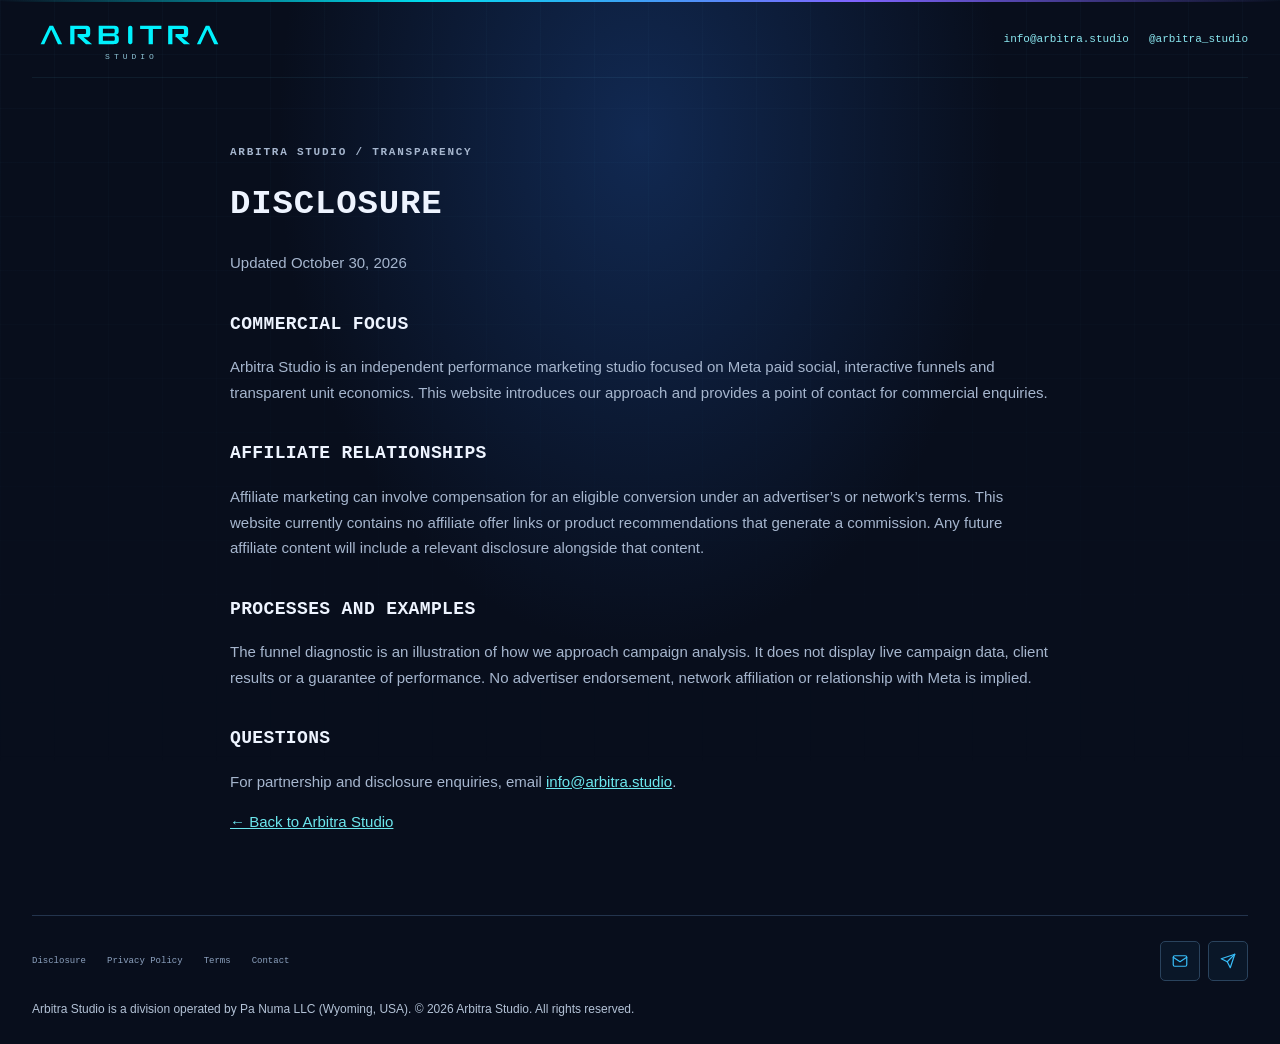
<file: disclosure.html>
﻿<!doctype html>
<html lang="en"><head><meta charset="utf-8"><meta name="viewport" content="width=device-width, initial-scale=1"><meta name="description" content="Disclosure for the Arbitra Studio website."><meta name="theme-color" content="#080e1c"><title>Disclosure — Arbitra Studio</title><link rel="icon" href="assets/favicon.svg" type="image/svg+xml"><link rel="stylesheet" href="styles.css?v=8e2470d5ebf8"></head><body><div class="top-line"></div><header class="wrap header"><a class="brand brand-with-logo" href="index.html" aria-label="Arbitra Studio home"><img src="assets/logo-horizontal.svg" width="420" height="77" alt="Arbitra"><small>STUDIO</small></a><div class="legal-header-contacts"><div class="direct-contacts" aria-label="Official contacts"><a href="mailto:info@arbitra.studio">info@arbitra.studio</a><a href="https://t.me/arbitra_studio">@arbitra_studio</a></div></div></header><main class="wrap legal-page"><p class="eyebrow">Arbitra Studio / Transparency</p><h1>Disclosure</h1><p>Updated October 30, 2026</p>
<h2>Commercial focus</h2><p>Arbitra Studio is an independent performance marketing studio focused on Meta paid social, interactive funnels and transparent unit economics. This website introduces our approach and provides a point of contact for commercial enquiries.</p>
<h2>Affiliate relationships</h2><p>Affiliate marketing can involve compensation for an eligible conversion under an advertiser’s or network’s terms. This website currently contains no affiliate offer links or product recommendations that generate a commission. Any future affiliate content will include a relevant disclosure alongside that content.</p>
<h2>Processes and examples</h2><p>The funnel diagnostic is an illustration of how we approach campaign analysis. It does not display live campaign data, client results or a guarantee of performance. No advertiser endorsement, network affiliation or relationship with Meta is implied.</p>
<h2>Questions</h2><p>For partnership and disclosure enquiries, email <a href="mailto:info@arbitra.studio">info@arbitra.studio</a>.</p><p><a href="index.html">← Back to Arbitra Studio</a></p></main><footer class="wrap footer"><nav aria-label="Footer navigation"><a href="disclosure.html">Disclosure</a><a href="privacy.html">Privacy Policy</a><a href="terms.html">Terms</a><a href="index.html#contact">Contact</a></nav><div class="footer-contacts" aria-label="Official contacts"><a href="mailto:info@arbitra.studio" aria-label="Email info@arbitra.studio" title="info@arbitra.studio"><svg width="18" height="18" viewBox="0 0 24 24" fill="none" stroke="currentColor" stroke-width="1.6" stroke-linecap="round" stroke-linejoin="round" aria-hidden="true"><rect x="3" y="5" width="18" height="14" rx="2"/><path d="m3 7 9 6 9-6"/></svg></a><a href="https://t.me/arbitra_studio" target="_blank" rel="noopener noreferrer" aria-label="Telegram @arbitra_studio (opens in a new tab)" title="Telegram @arbitra_studio"><svg width="18" height="18" viewBox="0 0 24 24" fill="none" stroke="currentColor" stroke-width="1.6" stroke-linecap="round" stroke-linejoin="round" aria-hidden="true"><path d="m21 3-6 18-4-8-8-4 18-6Z"/><path d="m11 13 10-10"/></svg></a></div><p class="footer-legal">Arbitra Studio is a division operated by Pa Numa LLC (Wyoming, USA). © 2026 Arbitra Studio. All rights reserved.</p></footer></body></html>
</file>
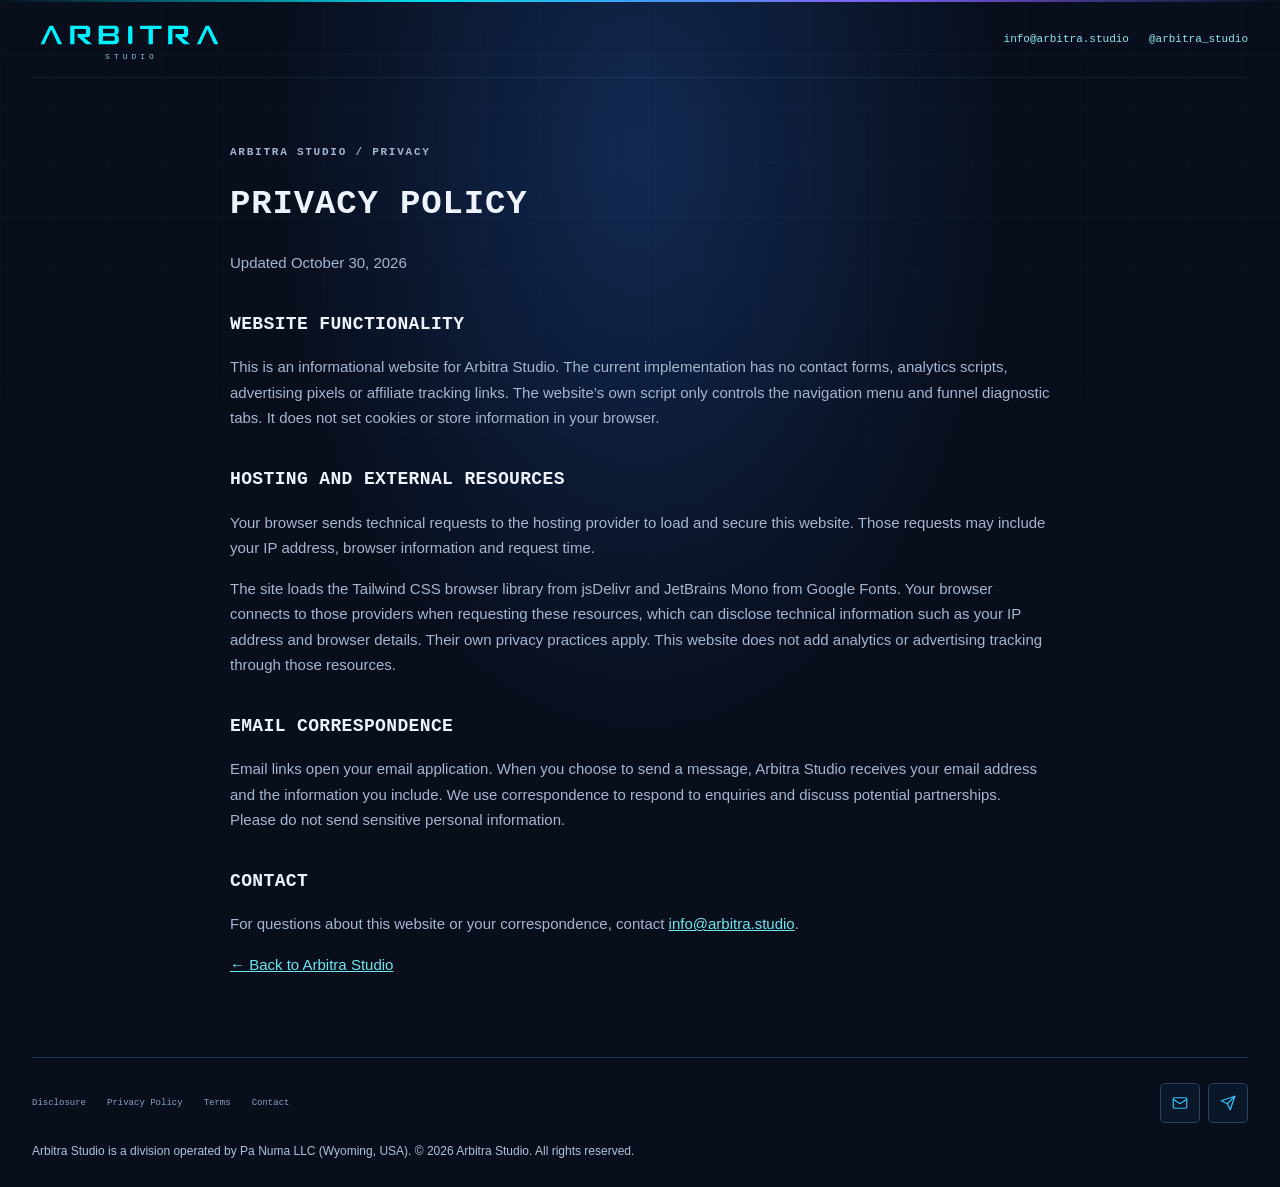
<file: privacy.html>
﻿<!doctype html>
<html lang="en"><head><meta charset="utf-8"><meta name="viewport" content="width=device-width, initial-scale=1"><meta name="description" content="Privacy Policy for the Arbitra Studio website."><meta name="theme-color" content="#080e1c"><title>Privacy Policy — Arbitra Studio</title><link rel="icon" href="assets/favicon.svg" type="image/svg+xml"><link rel="stylesheet" href="styles.css?v=8e2470d5ebf8"></head><body><div class="top-line"></div><header class="wrap header"><a class="brand brand-with-logo" href="index.html" aria-label="Arbitra Studio home"><img src="assets/logo-horizontal.svg" width="420" height="77" alt="Arbitra"><small>STUDIO</small></a><div class="legal-header-contacts"><div class="direct-contacts" aria-label="Official contacts"><a href="mailto:info@arbitra.studio">info@arbitra.studio</a><a href="https://t.me/arbitra_studio">@arbitra_studio</a></div></div></header><main class="wrap legal-page"><p class="eyebrow">Arbitra Studio / Privacy</p><h1>Privacy Policy</h1><p>Updated October 30, 2026</p>
<h2>Website functionality</h2><p>This is an informational website for Arbitra Studio. The current implementation has no contact forms, analytics scripts, advertising pixels or affiliate tracking links. The website’s own script only controls the navigation menu and funnel diagnostic tabs. It does not set cookies or store information in your browser.</p>
<h2>Hosting and external resources</h2><p>Your browser sends technical requests to the hosting provider to load and secure this website. Those requests may include your IP address, browser information and request time.</p><p>The site loads the Tailwind CSS browser library from jsDelivr and JetBrains Mono from Google Fonts. Your browser connects to those providers when requesting these resources, which can disclose technical information such as your IP address and browser details. Their own privacy practices apply. This website does not add analytics or advertising tracking through those resources.</p>
<h2>Email correspondence</h2><p>Email links open your email application. When you choose to send a message, Arbitra Studio receives your email address and the information you include. We use correspondence to respond to enquiries and discuss potential partnerships. Please do not send sensitive personal information.</p>
<h2>Contact</h2><p>For questions about this website or your correspondence, contact <a href="mailto:info@arbitra.studio">info@arbitra.studio</a>.</p><p><a href="index.html">← Back to Arbitra Studio</a></p></main><footer class="wrap footer"><nav aria-label="Footer navigation"><a href="disclosure.html">Disclosure</a><a href="privacy.html">Privacy Policy</a><a href="terms.html">Terms</a><a href="index.html#contact">Contact</a></nav><div class="footer-contacts" aria-label="Official contacts"><a href="mailto:info@arbitra.studio" aria-label="Email info@arbitra.studio" title="info@arbitra.studio"><svg width="18" height="18" viewBox="0 0 24 24" fill="none" stroke="currentColor" stroke-width="1.6" stroke-linecap="round" stroke-linejoin="round" aria-hidden="true"><rect x="3" y="5" width="18" height="14" rx="2"/><path d="m3 7 9 6 9-6"/></svg></a><a href="https://t.me/arbitra_studio" target="_blank" rel="noopener noreferrer" aria-label="Telegram @arbitra_studio (opens in a new tab)" title="Telegram @arbitra_studio"><svg width="18" height="18" viewBox="0 0 24 24" fill="none" stroke="currentColor" stroke-width="1.6" stroke-linecap="round" stroke-linejoin="round" aria-hidden="true"><path d="m21 3-6 18-4-8-8-4 18-6Z"/><path d="m11 13 10-10"/></svg></a></div><p class="footer-legal">Arbitra Studio is a division operated by Pa Numa LLC (Wyoming, USA). © 2026 Arbitra Studio. All rights reserved.</p></footer></body></html>
</file>
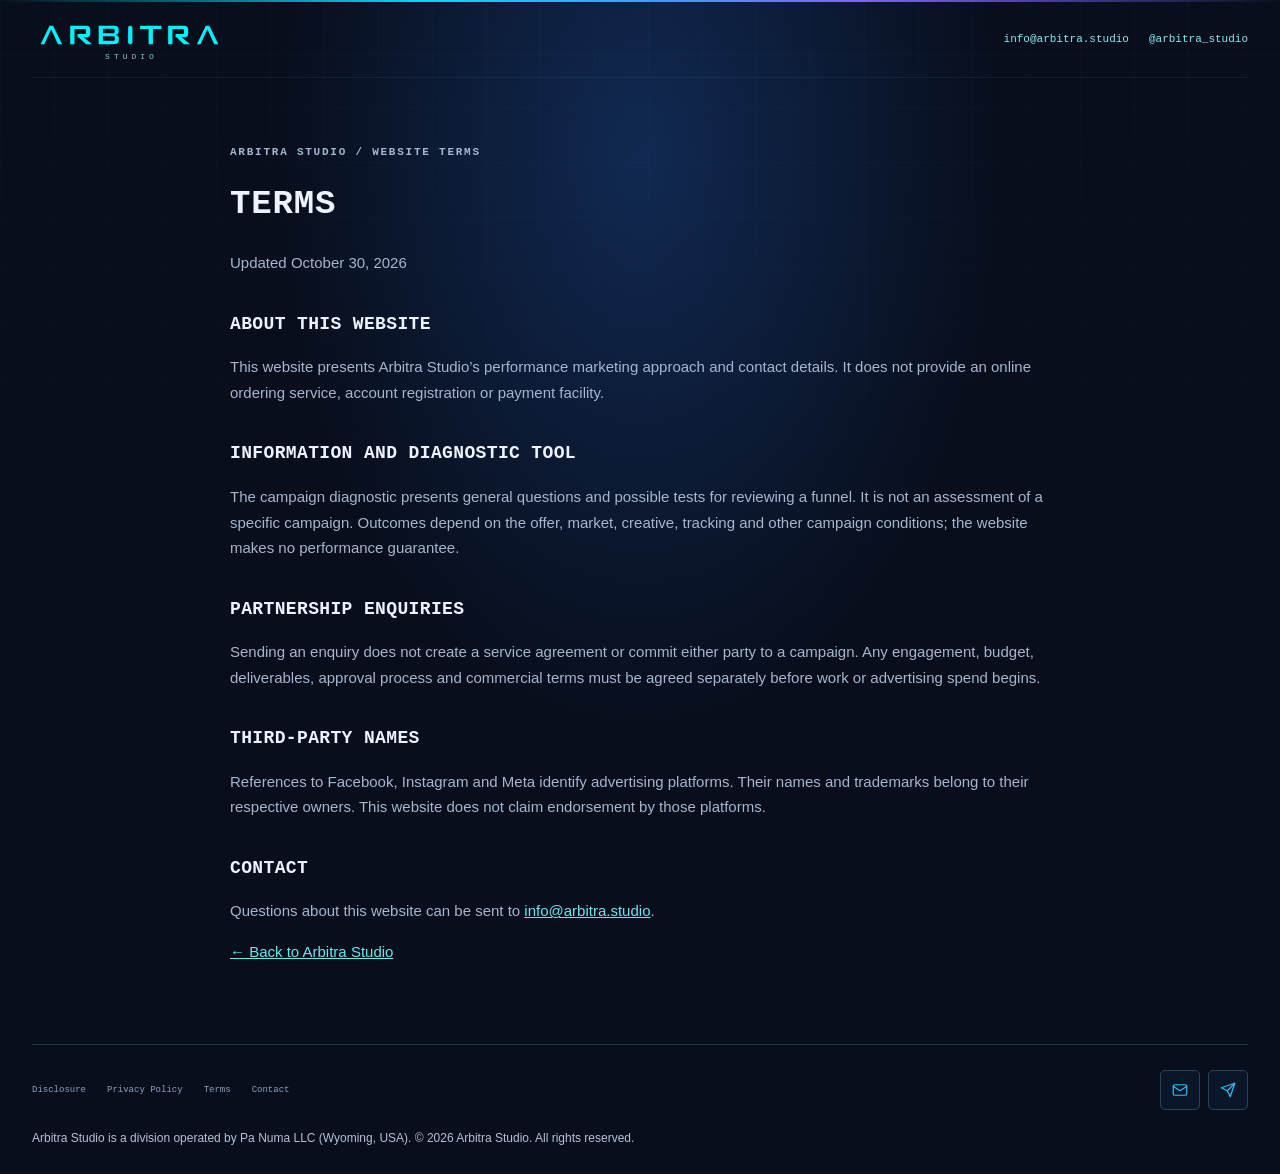
<file: terms.html>
﻿<!doctype html>
<html lang="en"><head><meta charset="utf-8"><meta name="viewport" content="width=device-width, initial-scale=1"><meta name="description" content="Terms for the Arbitra Studio website."><meta name="theme-color" content="#080e1c"><title>Terms — Arbitra Studio</title><link rel="icon" href="assets/favicon.svg" type="image/svg+xml"><link rel="stylesheet" href="styles.css?v=8e2470d5ebf8"></head><body><div class="top-line"></div><header class="wrap header"><a class="brand brand-with-logo" href="index.html" aria-label="Arbitra Studio home"><img src="assets/logo-horizontal.svg" width="420" height="77" alt="Arbitra"><small>STUDIO</small></a><div class="legal-header-contacts"><div class="direct-contacts" aria-label="Official contacts"><a href="mailto:info@arbitra.studio">info@arbitra.studio</a><a href="https://t.me/arbitra_studio">@arbitra_studio</a></div></div></header><main class="wrap legal-page"><p class="eyebrow">Arbitra Studio / Website terms</p><h1>Terms</h1><p>Updated October 30, 2026</p>
<h2>About this website</h2><p>This website presents Arbitra Studio’s performance marketing approach and contact details. It does not provide an online ordering service, account registration or payment facility.</p>
<h2>Information and diagnostic tool</h2><p>The campaign diagnostic presents general questions and possible tests for reviewing a funnel. It is not an assessment of a specific campaign. Outcomes depend on the offer, market, creative, tracking and other campaign conditions; the website makes no performance guarantee.</p>
<h2>Partnership enquiries</h2><p>Sending an enquiry does not create a service agreement or commit either party to a campaign. Any engagement, budget, deliverables, approval process and commercial terms must be agreed separately before work or advertising spend begins.</p>
<h2>Third-party names</h2><p>References to Facebook, Instagram and Meta identify advertising platforms. Their names and trademarks belong to their respective owners. This website does not claim endorsement by those platforms.</p>
<h2>Contact</h2><p>Questions about this website can be sent to <a href="mailto:info@arbitra.studio">info@arbitra.studio</a>.</p><p><a href="index.html">← Back to Arbitra Studio</a></p></main><footer class="wrap footer"><nav aria-label="Footer navigation"><a href="disclosure.html">Disclosure</a><a href="privacy.html">Privacy Policy</a><a href="terms.html">Terms</a><a href="index.html#contact">Contact</a></nav><div class="footer-contacts" aria-label="Official contacts"><a href="mailto:info@arbitra.studio" aria-label="Email info@arbitra.studio" title="info@arbitra.studio"><svg width="18" height="18" viewBox="0 0 24 24" fill="none" stroke="currentColor" stroke-width="1.6" stroke-linecap="round" stroke-linejoin="round" aria-hidden="true"><rect x="3" y="5" width="18" height="14" rx="2"/><path d="m3 7 9 6 9-6"/></svg></a><a href="https://t.me/arbitra_studio" target="_blank" rel="noopener noreferrer" aria-label="Telegram @arbitra_studio (opens in a new tab)" title="Telegram @arbitra_studio"><svg width="18" height="18" viewBox="0 0 24 24" fill="none" stroke="currentColor" stroke-width="1.6" stroke-linecap="round" stroke-linejoin="round" aria-hidden="true"><path d="m21 3-6 18-4-8-8-4 18-6Z"/><path d="m11 13 10-10"/></svg></a></div><p class="footer-legal">Arbitra Studio is a division operated by Pa Numa LLC (Wyoming, USA). © 2026 Arbitra Studio. All rights reserved.</p></footer></body></html>
</file>
<file: styles.css>
﻿:root{color-scheme:dark;--bg:#080e1c;--text:#eef4ff;--muted:#a6b6ce;--cyan:#00f2fe;--line:#23344d;--mono:'JetBrains Mono',Consolas,monospace;--sans:Arial,Helvetica,sans-serif}*{box-sizing:border-box}html{scroll-behavior:smooth;scroll-padding-top:30px}body{margin:0;background:radial-gradient(ellipse at 50% 13%,#112952 0,transparent 40%),var(--bg);color:var(--text);font:15px/1.7 var(--sans);isolation:isolate}body:before{content:'';position:absolute;inset:0;pointer-events:none;z-index:-1;background-image:linear-gradient(#65b5dd08 1px,transparent 1px),linear-gradient(90deg,#65b5dd08 1px,transparent 1px);background-size:54px 54px;mask-image:linear-gradient(#000,transparent 90%)}a{color:inherit;text-decoration:none}button{font:inherit}a:focus-visible,button:focus-visible,[tabindex]:focus-visible{outline:2px solid #9ffffa;outline-offset:5px}.wrap{width:min(1240px,calc(100% - 64px));margin-inline:auto}.top-line{height:2px;background:linear-gradient(90deg,transparent,#00dcee,#7f64ff,transparent)}.skip-link{position:absolute;top:-80px;left:20px;z-index:20;background:var(--cyan);color:#071223;padding:10px}.skip-link:focus{top:10px}.header{height:100px;border-bottom:1px solid #79daff12;display:flex;justify-content:space-between;align-items:center;gap:24px}.brand{display:flex;align-items:center;gap:11px;font:800 20px/1.2 var(--mono);letter-spacing:.1em}.brand-mark{width:39px;height:39px;color:var(--cyan);filter:drop-shadow(0 0 8px #00f2fe30)}.brand small{display:block;color:#a6bdd7;font:500 9px/1.6 var(--mono);letter-spacing:.54em}.header nav{display:flex;gap:36px;font:700 12px var(--mono);letter-spacing:.13em;text-transform:uppercase;color:#b6c7e0}.header nav a:hover,.footer a:hover{color:var(--cyan)}.button{display:inline-flex;align-items:center;justify-content:center;gap:20px;padding:15px 22px;border:1px solid #8cf4ff;border-radius:4px;background:linear-gradient(105deg,#00cbdc,#4ccdf7);color:#041626;font:700 12px/1.5 var(--mono);letter-spacing:.08em;text-transform:uppercase;box-shadow:0 0 25px #00cfee1a;transition:transform .2s,box-shadow .2s,border-color .2s}.button:hover{transform:translateY(-2px);box-shadow:0 0 30px #00e6ff35}.button.secondary{background:#0a1426;color:#ced8eb;border-color:#4b5f80;box-shadow:none}.button.outline{background:#07132355;border-color:#0f6d81;color:#5ee8f6;font-size:11px;padding:11px 17px;box-shadow:none}.button-icon{width:17px;height:17px}.menu{display:none}.hero{text-align:center;position:relative;padding:91px 0 62px}.hero:before{content:'';position:absolute;z-index:-1;inset:15% 10%;background:radial-gradient(ellipse,#08496640,transparent 68%);filter:blur(32px)}.eyebrow{font:700 11px/1.8 var(--mono);letter-spacing:.16em;text-transform:uppercase;color:#65e7f3;margin:0 0 18px}h1,h2,h3,h4{font-family:var(--mono);text-transform:uppercase;font-weight:700}h1{font-size:clamp(32px,4.7vw,63px);line-height:1.28;letter-spacing:.025em;margin:20px 0 24px}h1 span{background:linear-gradient(100deg,#00d6e5,#44b9ed 58%,#9d7af2);background-clip:text;-webkit-background-clip:text;color:transparent}.hero-copy{max-width:805px;margin:0 auto;color:#acbad2;font-size:17px;line-height:1.8}.actions{display:flex;justify-content:center;gap:13px;margin-top:31px}.hero-note{font:600 10px/1.9 var(--mono);letter-spacing:.07em;text-transform:uppercase;color:#91a7c8;margin-top:24px}.status-dot{display:inline-block;vertical-align:middle;width:7px;height:7px;background:var(--cyan);border-radius:50%;box-shadow:0 0 13px #00f2fe;margin-right:10px}.center-title{font-size:27px;line-height:1.4;text-align:center;letter-spacing:.12em;margin:0 0 30px;color:#d0e2fc}.focus-grid{display:grid;grid-template-columns:repeat(2,minmax(0,1fr));gap:24px}.focus-card{position:relative;overflow:hidden;display:block;border:1px solid #20516b;border-radius:8px;background:radial-gradient(ellipse at 0 0,#184c6b8c,transparent 70%),linear-gradient(135deg,#13233f,#0c1729);padding:30px;transition:transform .25s,border-color .25s,box-shadow .25s}.focus-card:hover{transform:translateY(-4px);border-color:#18d7ec;box-shadow:0 12px 45px #00d9ef10}.card-top{display:flex;justify-content:space-between;align-items:center;margin-bottom:34px}.card-top .eyebrow{color:#7898ba;margin:0}.focus-card h3{font-size:23px;letter-spacing:.055em;line-height:1.4;color:#36dfed;margin:0 0 10px}.focus-card p{color:#aebfd6;margin:0;max-width:490px;line-height:1.8}.card-link{display:block;font:700 10px var(--mono);letter-spacing:.1em;margin-top:24px}.card-link span{margin-left:12px;color:var(--cyan)}.workflow-rail{list-style:none;margin:26px 0 0;padding:23px 16px;display:grid;grid-template-columns:repeat(7,minmax(0,1fr));gap:12px;border:1px solid var(--line);border-radius:8px;background:linear-gradient(115deg,#122039,#0c1629)}.workflow-rail li{position:relative;text-align:center;font:600 9px/1.6 var(--mono);letter-spacing:.05em;text-transform:uppercase;color:#9caec9}.workflow-rail li:before{content:'';position:absolute;top:19px;left:calc(-50% - 6px);width:100%;height:1px;background:#2b4760;z-index:0}.workflow-rail li:first-child:before{display:none}.workflow-rail li span{display:grid;position:relative;place-items:center;width:39px;height:39px;border:1px solid #365877;border-radius:50%;background:#0a172b;color:#82d9e9;margin:0 auto 10px;font-size:11px}.workflow-rail li:first-child span{border-color:var(--cyan);box-shadow:0 0 17px #00e3f52a}.section{padding-top:78px}.section-heading{display:flex;align-items:flex-end;justify-content:space-between;gap:40px;margin-bottom:26px}.section-heading .eyebrow{margin-bottom:10px}.section-heading h2{font-size:clamp(23px,2.7vw,35px);line-height:1.4;letter-spacing:.035em;margin:0}.section-heading>p{color:var(--muted);font-size:13px;max-width:350px;margin:0 0 4px}.dashboard{border:1px solid #2a4867;border-radius:8px;background:#0c172a;overflow:hidden;box-shadow:0 20px 65px #0004}.dash-head{display:flex;align-items:center;gap:16px;padding:19px 24px;border-bottom:1px solid var(--line);background:linear-gradient(90deg,#172b48,#101c32)}.step-badge{display:grid;place-items:center;width:34px;height:34px;border:1px solid #00cfe6;color:var(--cyan);border-radius:50%;font:600 11px var(--mono)}.dash-head h3{font-size:14px;letter-spacing:.12em;margin:0}.dash-caption{font:500 9px var(--mono);margin-left:auto;color:#809dbf;text-transform:uppercase;letter-spacing:.08em}.dash-body{display:grid;grid-template-columns:1.12fr 1fr;gap:19px;padding:24px}.signals,.readout{padding:21px;border:1px solid #233b58;border-radius:5px;background:#091326}.muted{color:#8ca5c4;font-size:9px}.signal{width:100%;display:grid;grid-template-columns:30px 1fr auto;align-items:center;text-align:left;gap:12px;padding:15px 12px;border:1px solid #293e5b;border-radius:5px;background:#101f36;color:var(--text);margin-top:10px;cursor:pointer;transition:background .2s,border-color .2s}.signal:hover{border-color:#5f8da4;background:#142a42}.signal.active{border-color:#14c7de;background:linear-gradient(100deg,#103445,#18233e);box-shadow:0 0 18px #0cdaed0a}.signal-letter{display:grid;place-items:center;background:#162d49;width:29px;height:29px;color:var(--cyan);font:600 11px var(--mono);border-radius:4px}.signal strong{display:block;font:700 11px/1.7 var(--mono);text-transform:uppercase;letter-spacing:.025em}.signal small{font-size:10px;color:#91a9c5;display:block;margin-top:2px}.signal-category{font:600 8px var(--mono);text-transform:uppercase;color:#85a2c2;letter-spacing:.07em}.active .signal-category{color:#66eaf0}.readout{background:radial-gradient(ellipse at 100% 0,#213a6070,transparent 80%),#101b30;display:flex;flex-direction:column;justify-content:space-between;gap:17px}.readout h4{font-size:19px;line-height:1.45;letter-spacing:.02em;text-transform:none;margin:0 0 12px}.readout p:not(.eyebrow):not(.test-label){font-size:12px;color:#aebfd5;margin:0}.test-label{font:700 9px var(--mono);letter-spacing:.1em;text-transform:uppercase;color:#66e1e9;margin:19px 0 7px}.readout-tag{align-self:flex-start;border:1px solid #3c6080;padding:6px 9px;color:#9beef3;font:500 8px var(--mono);text-transform:uppercase;letter-spacing:.07em;border-radius:3px}.dash-foot{display:flex;justify-content:space-between;gap:20px;padding:16px 24px;border-top:1px solid var(--line);color:#92aac9;font:500 8px var(--mono);letter-spacing:.1em;text-transform:uppercase}.method-grid{display:grid;grid-template-columns:repeat(3,minmax(0,1fr));gap:16px}.method-card{border:1px solid #263c58;border-radius:6px;background:linear-gradient(140deg,#14233d,#0b1527);padding:26px}.method-card .eyebrow{font-size:9px;letter-spacing:.09em}.method-card h3{font-size:16px;line-height:1.6;letter-spacing:.02em;margin:20px 0 10px}.method-card p{font-size:13px;color:#9eb2cc;margin:0}.contact-section{padding-top:51px;padding-bottom:65px}.contact-panel{display:flex;align-items:center;justify-content:space-between;gap:35px;border:1px solid #355370;border-radius:7px;padding:33px;background:linear-gradient(110deg,#182b47,#101a2f)}.contact-panel .eyebrow{font-size:9px}.contact-panel h2{font-size:23px;line-height:1.5;letter-spacing:.02em;margin:0 0 13px}.contact-panel p:not(.eyebrow){font-size:13px;color:#aebfd4;max-width:620px;margin:0}.contact-actions{flex-shrink:0;text-align:center}.contact-actions .button{font-size:10px;padding:13px 17px;gap:16px}.email{display:block;font:500 11px var(--mono);color:#9fcae0;margin-top:14px}.email:hover{color:var(--cyan)}.footer{display:flex;justify-content:space-between;align-items:center;gap:24px;padding-block:25px;border-top:1px solid var(--line);font:400 9px/1.8 var(--mono);color:#8da2bf}.footer p{margin:0}.footer nav{display:flex;gap:21px}.legal-page{max-width:820px;padding-block:65px}.legal-page h1{font-size:34px}.legal-page h2{font-size:18px;margin:33px 0 10px;letter-spacing:.02em}.legal-page p{color:var(--muted)}.legal-page a{color:#6ce7ee;text-decoration:underline}@media(max-width:950px){.header nav{gap:22px}.section-heading{display:block}.section-heading>p{max-width:580px;margin-top:17px}.dash-body{grid-template-columns:1fr}.readout{min-height:270px}.contact-panel{align-items:flex-start;flex-direction:column}.contact-actions{text-align:left}.method-grid{grid-template-columns:1fr}.header-cta{font-size:9px!important}.hero{padding-top:70px}}@media(max-width:640px){.wrap{width:calc(100% - 32px)}.header{height:78px;position:relative}.brand{font-size:16px}.brand-mark{width:32px;height:32px}.brand small{font-size:8px}.header-cta{display:none!important}.menu{display:flex;gap:12px;background:#0d1a2d;border:1px solid #34516c;color:#7ae9f0;padding:9px 11px;border-radius:4px;font:600 10px var(--mono);text-transform:uppercase}.header nav{display:none;position:absolute;left:0;right:0;top:68px;padding:18px 22px;z-index:10;background:#102039;border:1px solid #34516c;border-radius:5px;flex-direction:column;gap:0}.header nav.open{display:flex}.header nav a{padding:12px 0}.hero{padding:53px 0 43px}.hero .eyebrow{font-size:9px;line-height:2;letter-spacing:.1em;max-width:300px;margin-inline:auto}h1{font-size:clamp(28px,7.5vw,43px);line-height:1.35;letter-spacing:0;margin-top:20px}.hero-copy{font-size:14px;line-height:1.8}.actions{flex-direction:column;margin-top:26px}.button{font-size:10px;padding:14px 16px;gap:18px}.hero-note{font-size:8px;line-height:2;max-width:290px;margin-inline:auto}.center-title{font-size:20px;letter-spacing:.07em;margin-bottom:21px}.focus-grid{grid-template-columns:1fr;gap:15px}.focus-card{padding:25px}.focus-card h3{font-size:21px}.focus-card p{font-size:14px}.card-top{margin-bottom:27px}.workflow-rail{grid-template-columns:repeat(2,minmax(0,1fr));gap:20px 10px;padding:23px 16px}.workflow-rail li:before{display:none}.workflow-rail li:last-child{grid-column:1/-1}.section{padding-top:51px}.section-heading h2{font-size:23px}.dash-head{padding:16px;gap:11px}.dash-caption{display:none}.dash-head h3{font-size:12px}.dash-body{padding:12px;gap:12px}.signals,.readout{padding:15px}.signal{grid-template-columns:25px 1fr;gap:10px;padding:13px 10px}.signal-letter{width:25px;height:25px}.signal-category{display:none}.signal strong{font-size:10px}.signal small{font-size:9px}.readout h4{font-size:18px}.dash-foot{padding:14px 16px;font-size:7px;flex-direction:column;gap:8px}.method-card{padding:25px}.contact-section{padding-block:35px 42px}.contact-panel{padding:26px 22px;gap:24px}.contact-panel h2{font-size:20px}.contact-actions,.contact-actions .button{width:100%}.contact-actions{text-align:center}.footer{align-items:flex-start;flex-direction:column;gap:17px;font-size:8px}.footer nav{flex-wrap:wrap;gap:18px}.legal-page{padding-block:40px}.legal-page h1{font-size:28px}}@media(prefers-reduced-motion:reduce){html{scroll-behavior:auto}*,*:before,*:after{transition:none!important;animation:none!important}.button:hover,.focus-card:hover{transform:none}}

/* Unified cyan indicators and downward funnel accents. */
.card-top{position:relative;z-index:1}
.card-indicator{position:relative;display:inline-block;flex:0 0 auto;width:19px;height:19px;margin:4px;border:1px solid #38bdf880;border-radius:50%;background:#00f2fe08;box-shadow:0 0 14px #00f2fe18}
.card-indicator:before{content:'';position:absolute;inset:5px;background:var(--cyan);border-radius:50%;box-shadow:0 0 9px #00f2fe90;animation:indicator-pulse 3.2s ease-in-out infinite}
.hero-note{display:flex;flex-wrap:wrap;justify-content:center;align-items:center;gap:10px 23px;max-width:none}
.status-item{display:inline-flex;align-items:center;gap:9px;white-space:nowrap}
.status-dot{flex:0 0 auto;margin:0;background:var(--cyan);box-shadow:0 0 8px #00f2fe80,0 0 16px #38bdf830;animation:indicator-pulse 3.2s ease-in-out infinite}
@keyframes indicator-pulse{0%,100%{opacity:.75;box-shadow:0 0 7px #00f2fe70,0 0 13px #38bdf820}50%{opacity:1;box-shadow:0 0 11px #00f2fea0,0 0 20px #38bdf840}}
.card-link{position:relative;z-index:1;font-family:var(--mono);font-weight:700;text-transform:uppercase;letter-spacing:.13em}
.card-link span,.hero .actions .button>span{color:var(--cyan)}
.hero .actions .button{position:relative;isolation:isolate;overflow:hidden;background:#0a1426;color:#ced8eb;border-color:#34546f;box-shadow:none;transform:none;transition:background-color .18s,border-color .18s,box-shadow .18s,transform .12s;-webkit-tap-highlight-color:transparent}
.hero .actions .button.secondary{background:#0a1426;border-color:#34546f;color:#ced8eb;box-shadow:none}
@media(hover:hover) and (pointer:fine){.hero .actions .button:hover{background:#10283a;border-color:var(--cyan);box-shadow:0 0 20px #00f2fe20;transform:translateY(-2px)}}
.hero .actions .button:active{background:#123849;border-color:var(--cyan);box-shadow:inset 0 0 16px #00f2fe18;transform:translateY(1px)}
.hero .actions .button:before,.focus-card:after{content:'';position:absolute;z-index:-1;pointer-events:none;background-image:url("data:image/svg+xml,%3Csvg xmlns='http://www.w3.org/2000/svg' width='120' height='120' viewBox='0 0 120 120' fill='none'%3E%3Cpath d='m12 12 48 34 48-34' stroke='%2300F2FE' stroke-opacity='.35'/%3E%3Cpath d='m12 38 48 34 48-34' stroke='%2338BDF8' stroke-opacity='.24'/%3E%3Cpath d='m12 64 48 34 48-34' stroke='%2300F2FE' stroke-opacity='.12'/%3E%3C/svg%3E");background-repeat:no-repeat;background-position:center;background-size:contain}
.hero .actions .button:before{width:100px;height:100px;right:6px;top:50%;transform:translateY(-50%);opacity:.24}
.focus-card{isolation:isolate}
.focus-card:after{width:220px;height:220px;right:-15px;top:30px;opacity:.25;filter:drop-shadow(0 0 7px #00f2fe30);transition:opacity .25s}
.focus-card:hover:after{opacity:.4}
@media(max-width:640px){.hero-note{gap:9px 16px;font-size:8px;max-width:100%}.focus-card:after{width:175px;height:175px;top:42px}}
@media(prefers-reduced-motion:reduce){.status-dot,.card-indicator:before{animation:none}}

/* Keep every connector below the opaque nodes, including the next item's line. */
.workflow-rail{isolation:isolate;--rail-cycle:7s}
.workflow-rail li{--node-delay:0s;--link-delay:0s}
.workflow-rail li:nth-child(2){--node-delay:.8s;--link-delay:0s}
.workflow-rail li:nth-child(3){--node-delay:1.6s;--link-delay:.8s}
.workflow-rail li:nth-child(4){--node-delay:2.4s;--link-delay:1.6s}
.workflow-rail li:nth-child(5){--node-delay:3.2s;--link-delay:2.4s}
.workflow-rail li:nth-child(6){--node-delay:4s;--link-delay:3.2s}
.workflow-rail li:nth-child(7){--node-delay:4.8s;--link-delay:4s}
.workflow-rail li:before,.workflow-rail li:after{position:absolute;top:19px;left:calc(-50% - 6px);width:calc(100% + 12px);height:1px;z-index:0;pointer-events:none}
.workflow-rail li:before{background:#2b4760}
.workflow-rail li:after{content:'';height:2px;top:18.5px;background:linear-gradient(90deg,transparent 0%,#38bdf820 35%,#00f2fe 50%,#38bdf820 65%,transparent 100%) no-repeat;background-size:40% 100%;background-position:-70% 0;filter:drop-shadow(0 0 4px #00f2fe);opacity:0;animation:rail-flow var(--rail-cycle) linear infinite;animation-delay:var(--link-delay)}
.workflow-rail li:first-child:before,.workflow-rail li:first-child:after{display:none}
.workflow-rail li span{z-index:2;background:#0a172b;border-color:#365877;box-shadow:none;animation:rail-node var(--rail-cycle) linear infinite;animation-delay:var(--node-delay)}
.workflow-rail li:first-child span{border-color:#365877;box-shadow:none}
.workflow-rail li span:after{content:'';position:absolute;inset:-2px;border-radius:50%;padding:2px;background:conic-gradient(from 0deg,transparent 0deg,#38bdf860 80deg,#00f2fe 150deg,transparent 230deg);mask:linear-gradient(#fff 0 0) content-box,linear-gradient(#fff 0 0);mask-composite:exclude;pointer-events:none;opacity:0;animation:rail-orbit var(--rail-cycle) linear infinite;animation-delay:var(--node-delay)}
@keyframes rail-flow{0%{opacity:0;background-position:-70% 0}1%{opacity:1}11.43%{opacity:1;background-position:170% 0}12.5%,100%{opacity:0;background-position:170% 0}}
@keyframes rail-node{0%,15%{border-color:#365877;box-shadow:none;color:#82d9e9}3%,9%{border-color:#00f2fe;box-shadow:0 0 16px #00f2fe45,inset 0 0 12px #00f2fe10;color:#c6fdff}100%{border-color:#365877;box-shadow:none;color:#82d9e9}}
@keyframes rail-orbit{0%{opacity:0;transform:rotate(-90deg)}2%{opacity:1}13%{opacity:0;transform:rotate(270deg)}100%{opacity:0;transform:rotate(270deg)}}
@media(max-width:640px){.workflow-rail li:before,.workflow-rail li:after{display:none}}
@media(prefers-reduced-motion:reduce){.workflow-rail li:after,.workflow-rail li span:after{display:none}.workflow-rail li span{animation:none}.workflow-rail li:first-child span{border-color:var(--cyan);box-shadow:0 0 12px #00f2fe25}}

/* Original Arbitra identity, fitted to the existing technical layout. */
.brand-with-logo{display:flex;flex-direction:column;align-items:center;gap:0;flex-shrink:0;width:195px}
.brand-with-logo img{display:block;width:100%;height:auto}
.brand-with-logo>small{display:block;font:500 8px/1.4 var(--mono);letter-spacing:.5em;color:#8ec3d5;padding-left:.5em;margin-top:-2px}


@media(max-width:640px){.brand-with-logo{width:150px}.brand-with-logo>small{font-size:7px}}

/* Compact opening composition: keep the two focus cards above the fold. */
.header{position:relative;top:0;margin-top:0;height:76px}
.hero{padding:32px 0 24px}
.hero h1{font-size:clamp(36px,4vw,56px);line-height:1.18;margin:0 0 12px}
.hero-copy{font-size:16px;line-height:1.65;max-width:850px}
.hero .actions{margin-top:16px}
.hero .actions .button{padding:12px 20px}
.hero-note{margin:14px auto 0}
.focus-section .center-title{font-size:24px;line-height:1.4;margin:0 0 20px}
.focus-card{display:flex;flex-direction:column;padding:24px 28px}
.focus-card .card-top{margin-bottom:18px}
.focus-card h3{font-size:22px;line-height:1.35;margin-bottom:8px}
.focus-card p{font-size:14px;line-height:1.65;max-width:520px}
.focus-card .card-link{margin-top:auto;padding-top:18px;line-height:1.6}
.focus-card .card-indicator{width:17px;height:17px;margin:2px}
.focus-card .card-indicator:before{inset:4px}
@media(min-width:1024px) and (max-height:800px){
  .header{height:68px}
  .hero{padding:24px 0 20px}
  .hero h1{font-size:48px}
  .hero-copy{font-size:15px;max-width:820px}
  .hero .actions{margin-top:14px}
  .hero-note{margin-top:12px}
  .focus-section .center-title{font-size:22px;margin-bottom:16px}
  .focus-card{padding:21px 25px}
  .focus-card .card-top{margin-bottom:14px}
}
@media(max-width:640px){
  .header{height:72px}
  .hero{padding:28px 0 28px}
  .hero h1{font-size:clamp(27px,7.5vw,43px);line-height:1.3;margin-bottom:14px}
  .hero-copy{font-size:14px;line-height:1.75}
  .hero .actions{margin-top:18px}
  .hero-note{margin-top:16px}
  .focus-section .center-title{font-size:20px;margin-bottom:18px}
  .focus-card{padding:24px}
  .focus-card h3{font-size:21px}
  .focus-card .card-top{margin-bottom:20px}
  .focus-card .card-link{padding-top:20px}
}

/* Official direct contacts and company attribution. */
.direct-contacts{display:flex;flex-wrap:wrap;gap:8px 20px;font:500 11px/1.7 var(--mono);color:#8be8f1}
.direct-contacts a:hover{color:var(--cyan);text-decoration:underline;text-underline-offset:4px}
.header-contacts .direct-contacts{flex-direction:column;align-items:flex-end;gap:2px}
.header nav .mobile-partnership{display:none}
.footer{flex-wrap:wrap;row-gap:18px}
.footer .footer-legal{flex-basis:100%;font:400 12px/1.7 var(--sans);color:#b3c2d6;order:3;margin:0}
@media(max-width:640px){.header-contacts{display:none}.header nav .mobile-partnership{display:flex;align-items:center;justify-content:space-between;color:var(--cyan);border-top:1px solid #29435c;margin-top:8px;padding-top:18px}.legal-header-contacts .direct-contacts{font-size:9px;flex-direction:column;align-items:flex-end;gap:3px}.footer .direct-contacts{font-size:11px}.footer .footer-legal{font-size:12px}}

/* Mobile workflow: one continuous path, without an orphaned final step. */
@media(max-width:640px){
  .workflow-rail{grid-template-columns:minmax(0,1fr);gap:14px;padding:22px 24px}
  .workflow-rail li{min-height:50px;padding:3px 0 0 59px;text-align:left;font-size:10px;line-height:1.9}
  .workflow-rail li:last-child{grid-column:auto}
  .workflow-rail li span{position:absolute;left:0;top:0;margin:0;width:39px;height:39px}
  .workflow-rail li:before,.workflow-rail li:after{display:block;top:19px;left:19px;width:1px;height:calc(100% + 14px)}
  .workflow-rail li:after{left:18.5px;width:2px;background-image:linear-gradient(180deg,transparent 0%,#38bdf820 35%,#00f2fe 50%,#38bdf820 65%,transparent 100%);background-size:100% 40%;background-position:0 -70%;animation-name:rail-flow-vertical;animation-delay:var(--node-delay)}
  .workflow-rail li:first-child:before,.workflow-rail li:first-child:after{display:block}
  .workflow-rail li:last-child:before,.workflow-rail li:last-child:after{display:none}
}
@keyframes rail-flow-vertical{0%{opacity:0;background-position:0 -70%}1%{opacity:1}11.43%{opacity:1;background-position:0 170%}12.5%,100%{opacity:0;background-position:0 170%}}
@media(prefers-reduced-motion:reduce){.workflow-rail li:after,.workflow-rail li:first-child:after{display:none}.hero .actions .button:hover,.hero .actions .button:active{transform:none}}
/* Partnership contact stack and compact footer shortcuts. */
.contact-panel{gap:40px}
.contact-actions{display:flex;flex-direction:column;align-items:flex-end;gap:18px;text-align:right}
.cta-contacts{display:flex;flex-direction:column;align-items:flex-end;gap:8px}
.cta-contacts a{display:inline-flex;align-items:center;gap:10px;min-height:36px;padding:5px 0;color:#b9d4e6;font:500 12px/1.6 var(--mono);transition:color .18s}
.cta-contacts svg,.footer-contacts svg{width:18px;height:18px;flex-shrink:0;color:#38bdf8}
.cta-contacts a:hover{color:var(--cyan)}
.footer-contacts{display:flex;align-items:center;gap:8px;margin-left:auto}
.footer-contacts a{display:grid;place-items:center;width:40px;height:40px;border:1px solid #2a435d;border-radius:5px;background:#0a1728;transition:border-color .18s,background-color .18s}
.footer-contacts a:hover{background:#10273a;border-color:#38bdf8}
@media(max-width:950px){.contact-panel{align-items:stretch}.contact-actions{align-self:flex-end}}
@media(max-width:640px){.contact-panel{gap:24px}.contact-actions{align-self:stretch;align-items:stretch;text-align:left;gap:16px}.cta-contacts{align-items:stretch;gap:8px}.cta-contacts a{min-height:44px;padding:9px 12px;border:1px solid #29435c;border-radius:4px;background:#0b192a;font-size:11px}.footer{flex-direction:row;align-items:center;gap:16px}.footer nav{flex:1 1 230px;gap:14px}.footer-contacts{margin-left:0}.footer-contacts a{width:44px;height:44px}.footer .footer-legal{flex-basis:100%}}
</file>
